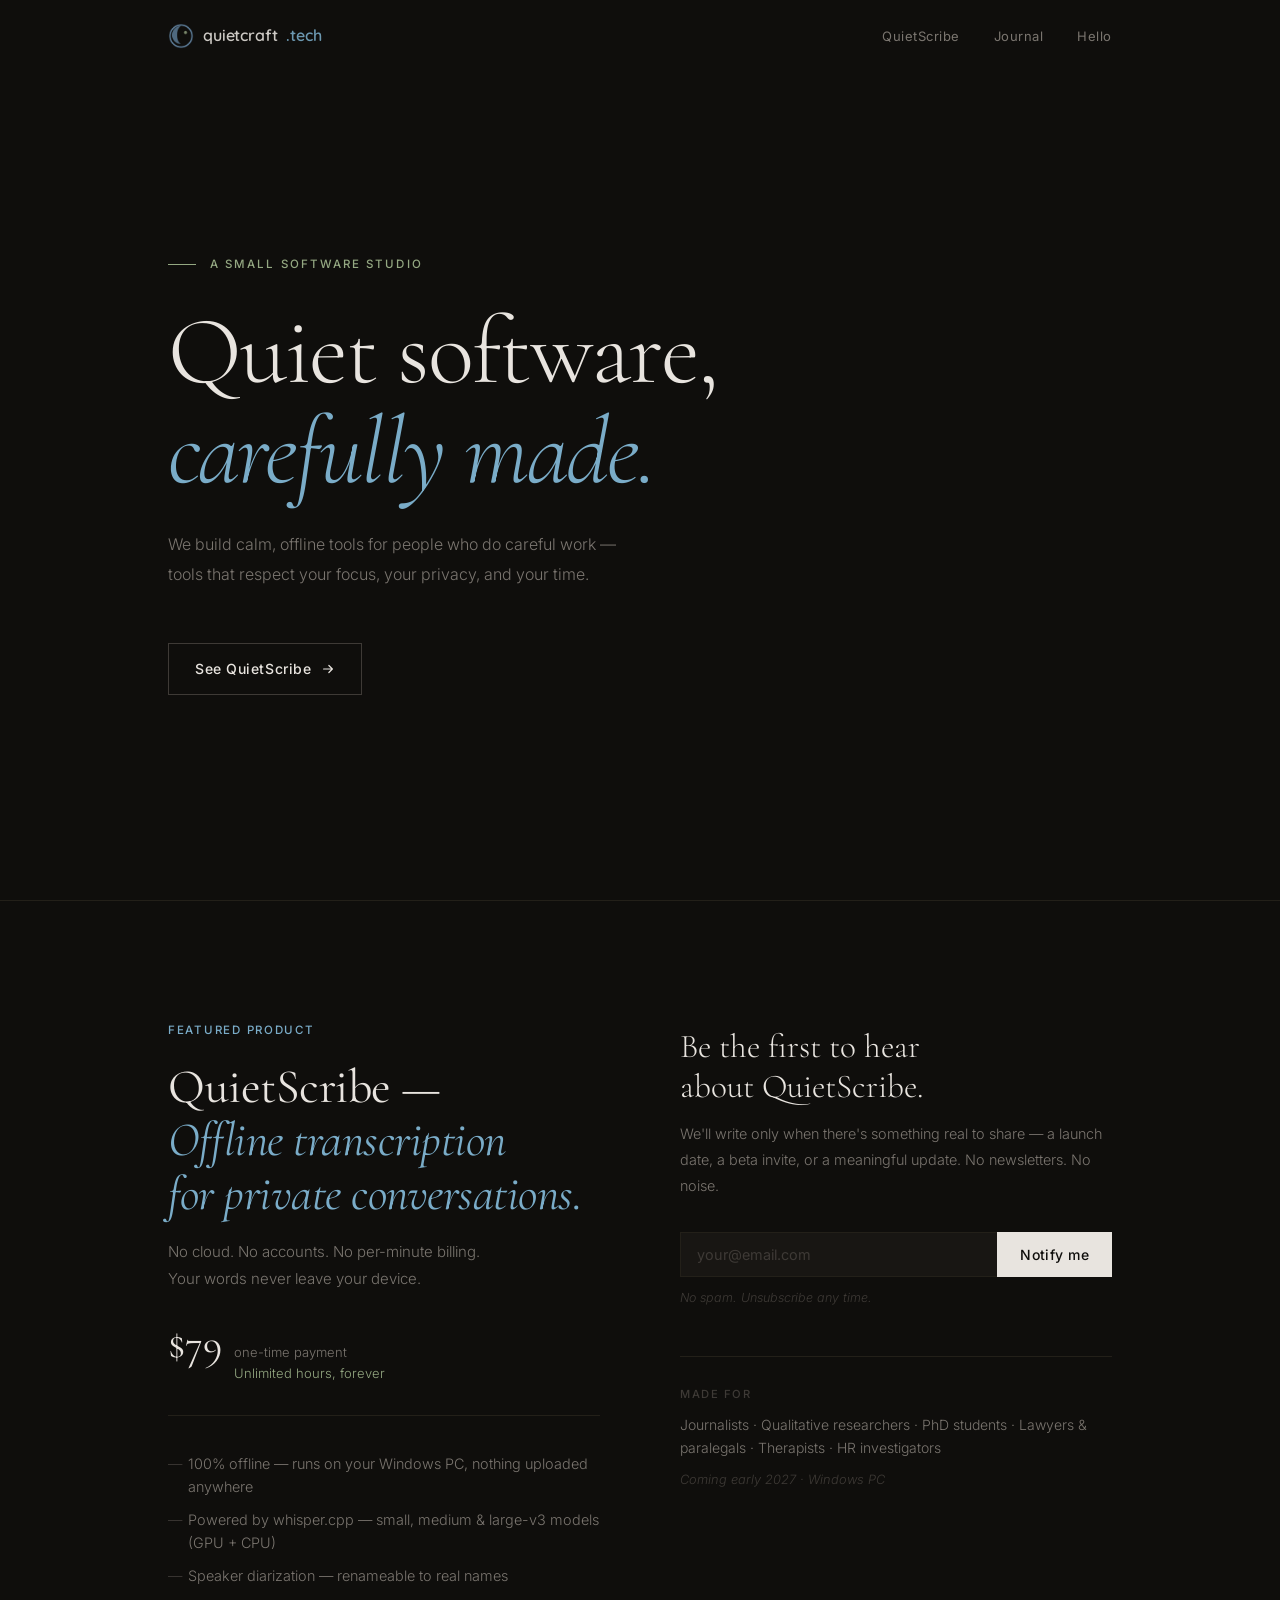
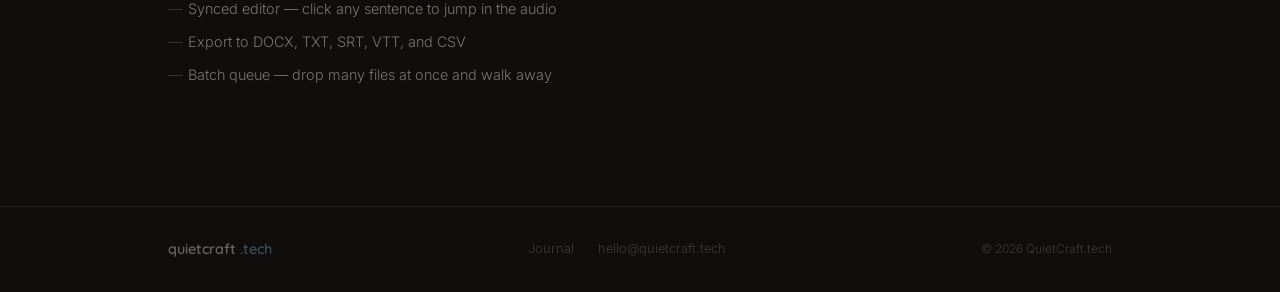
<file: index.html>
<!DOCTYPE html>
<html lang="en">
<head>
  <meta charset="UTF-8">
  <meta name="viewport" content="width=device-width, initial-scale=1.0">
  <title>QuietCraft.tech — Quiet software, carefully made.</title>
  <meta name="description" content="QuietCraft builds calm, offline software for people who do careful work. QuietScribe: private transcription with no cloud, no accounts.">
  <meta name="theme-color" content="#0F0E0C">
  <link rel="preconnect" href="https://fonts.googleapis.com">
  <link rel="preconnect" href="https://fonts.gstatic.com" crossorigin>
  <link href="https://fonts.googleapis.com/css2?family=Cormorant+Garamond:ital,wght@0,300;0,400;1,300;1,400&family=Quicksand:wght@500;600&family=Inter:wght@300;400;500&display=swap" rel="stylesheet">
  <style>
    *, *::before, *::after { box-sizing: border-box; margin: 0; padding: 0; }
    html { scroll-behavior: smooth; font-size: 16px; }

    :root {
      --bg:      #0F0E0C;
      --surface: #181613;
      --text:    #E8E4DF;
      --muted:   #7A756F;
      --dim:     #3E3A36;
      --border:  #232019;
      --green:   #94A882;
      --blue:    #7AACC8;
      --pad:     clamp(22px, 5.5vw, 68px);
      --max:     1080px;
    }

    body {
      background: var(--bg);
      color: var(--text);
      font-family: 'Inter', -apple-system, BlinkMacSystemFont, sans-serif;
      font-weight: 300;
      line-height: 1.7;
      -webkit-font-smoothing: antialiased;
      -moz-osx-font-smoothing: grayscale;
      overflow-x: hidden;
    }
    a { color: inherit; text-decoration: none; }
    ul { list-style: none; }
    img { display: block; max-width: 100%; }

    .container {
      max-width: var(--max);
      margin: 0 auto;
      padding: 0 var(--pad);
    }

    /* Skip link */
    .skip-link {
      position: absolute; top: -100%; left: 20px;
      background: var(--text); color: var(--bg);
      padding: 8px 16px; font-size: 0.875rem;
      z-index: 10000; transition: top 0.2s;
    }
    .skip-link:focus { top: 0; }
    .sr-only {
      position: absolute; width: 1px; height: 1px;
      padding: 0; margin: -1px; overflow: hidden;
      clip: rect(0,0,0,0); white-space: nowrap; border: 0;
    }
    :focus-visible { outline: 2px solid var(--blue); outline-offset: 3px; }

    /* ── Nav ─────────────────────────────────────── */
    .nav {
      position: fixed; top: 0; left: 0; right: 0;
      z-index: 100; padding: 22px 0;
      border-bottom: 1px solid transparent;
      transition: background 0.4s, padding 0.4s, border-color 0.4s;
    }
    .nav.scrolled {
      background: rgba(15, 14, 12, 0.92);
      backdrop-filter: blur(18px);
      -webkit-backdrop-filter: blur(18px);
      padding: 14px 0;
      border-color: var(--border);
    }
    .nav-inner {
      display: flex; align-items: center; justify-content: space-between;
    }
    .nav-logo {
      display: flex; align-items: center; gap: 9px;
      font-family: 'Quicksand', sans-serif;
      font-weight: 600; font-size: 1rem; letter-spacing: -0.01em;
      color: var(--text); opacity: 0.88;
    }
    .nav-logo img { width: 26px; height: 26px; object-fit: contain; }
    .nav-logo .dot { color: var(--blue); opacity: 1; }
    .nav-links { display: flex; gap: 34px; align-items: center; }
    .nav-links a {
      font-size: 0.8125rem; font-weight: 400; letter-spacing: 0.04em;
      color: var(--muted); transition: color 0.2s;
    }
    .nav-links a:hover { color: var(--text); }

    .hamburger {
      display: none; flex-direction: column; gap: 5px;
      background: none; border: none; cursor: pointer; padding: 4px;
    }
    .hamburger span {
      display: block; width: 22px; height: 1.5px;
      background: var(--text); transform-origin: center;
      transition: transform 0.3s, opacity 0.3s;
    }
    .hamburger.open span:nth-child(1) { transform: translateY(6.5px) rotate(45deg); }
    .hamburger.open span:nth-child(2) { opacity: 0; }
    .hamburger.open span:nth-child(3) { transform: translateY(-6.5px) rotate(-45deg); }

    .mobile-menu {
      display: none; position: fixed; inset: 0;
      background: var(--bg); z-index: 99;
      flex-direction: column; align-items: center; justify-content: center;
      gap: 40px; opacity: 0; pointer-events: none; transition: opacity 0.3s;
    }
    .mobile-menu.open { opacity: 1; pointer-events: all; }
    .mobile-menu a {
      font-family: 'Cormorant Garamond', serif;
      font-size: 2.5rem; font-weight: 300;
      color: var(--text); opacity: 0.7; transition: opacity 0.2s, color 0.2s;
    }
    .mobile-menu a:hover { opacity: 1; color: var(--blue); }

    @media (max-width: 680px) {
      .nav-links { display: none; }
      .hamburger { display: flex; }
      .mobile-menu { display: flex; }
    }

    /* ── Hero ────────────────────────────────────── */
    .hero {
      min-height: 100svh;
      display: flex; flex-direction: column; justify-content: center;
      padding: 130px var(--pad) 80px;
      max-width: var(--max); margin: 0 auto;
    }
    .hero-label {
      font-size: 0.72rem; font-weight: 500;
      letter-spacing: 0.18em; text-transform: uppercase;
      color: var(--green); margin-bottom: 28px;
      display: flex; align-items: center; gap: 14px;
    }
    .hero-label::before {
      content: ''; display: block;
      width: 28px; height: 1px; background: var(--green);
    }
    .hero-headline {
      font-family: 'Cormorant Garamond', serif;
      font-size: clamp(3.4rem, 7.5vw, 6.2rem);
      font-weight: 300; line-height: 1.04;
      letter-spacing: -0.02em;
      margin-bottom: 28px; max-width: 820px;
    }
    .hero-headline em { font-style: italic; color: var(--blue); }
    .hero-sub {
      font-size: 1rem; font-weight: 300; line-height: 1.85;
      color: var(--muted); margin-bottom: 54px; max-width: 460px;
    }
    .hero-cta {
      display: inline-flex; align-items: center; gap: 10px;
      font-family: 'Inter', sans-serif;
      font-size: 0.875rem; font-weight: 500; letter-spacing: 0.04em;
      color: var(--text); border: 1px solid var(--dim);
      padding: 13px 26px; align-self: flex-start;
      transition: border-color 0.3s, background 0.3s;
    }
    .hero-cta:hover {
      border-color: var(--blue);
      background: rgba(122, 172, 200, 0.07);
    }
    .hero-cta svg { flex-shrink: 0; transition: transform 0.3s; }
    .hero-cta:hover svg { transform: translateX(4px); }

    /* ── Divider ─────────────────────────────────── */
    .divider {
      border: none; border-top: 1px solid var(--border); margin: 0;
    }

    /* ── Product ─────────────────────────────────── */
    .product {
      padding: clamp(72px, 10vw, 120px) var(--pad);
      max-width: var(--max); margin: 0 auto;
    }
    .product-inner {
      display: grid; grid-template-columns: 1fr 1fr;
      gap: 80px; align-items: start;
    }

    .product-tag {
      display: flex; align-items: center; gap: 9px;
      font-size: 0.72rem; font-weight: 500;
      letter-spacing: 0.15em; text-transform: uppercase;
      color: var(--blue); margin-bottom: 20px;
    }
    .pulse {
      width: 6px; height: 6px; border-radius: 50%;
      background: var(--blue);
      animation: pulse 2.5s ease-in-out infinite;
    }
    @keyframes pulse {
      0%,100% { opacity: 1; transform: scale(1); }
      50%      { opacity: 0.3; transform: scale(0.6); }
    }

    .product-name {
      font-family: 'Cormorant Garamond', serif;
      font-size: clamp(2rem, 3.8vw, 3rem);
      font-weight: 400; line-height: 1.12;
      letter-spacing: -0.01em; margin-bottom: 16px;
    }
    .product-name em { font-style: italic; color: var(--blue); }
    .product-desc {
      font-size: 0.9375rem; line-height: 1.82;
      color: var(--muted); margin-bottom: 32px;
    }

    .price {
      display: flex; align-items: baseline; gap: 12px;
      margin-bottom: 36px; padding-bottom: 32px;
      border-bottom: 1px solid var(--border);
    }
    .price-num {
      font-family: 'Cormorant Garamond', serif;
      font-size: 2.6rem; font-weight: 400; line-height: 1;
    }
    .price-info { font-size: 0.8125rem; color: var(--muted); line-height: 1.55; }
    .price-info span { display: block; color: var(--green); }

    .features {
      display: flex; flex-direction: column; gap: 10px;
      margin-bottom: 0;
    }
    .features li {
      font-size: 0.9rem; line-height: 1.6;
      color: var(--muted); padding-left: 20px; position: relative;
    }
    .features li::before {
      content: '—'; position: absolute; left: 0; color: var(--dim);
    }

    /* ── Waitlist col ────────────────────────────── */
    .waitlist-col { padding-top: 6px; }
    .waitlist-head {
      font-family: 'Cormorant Garamond', serif;
      font-size: clamp(1.65rem, 2.6vw, 2.25rem);
      font-weight: 300; line-height: 1.2; margin-bottom: 14px;
    }
    .waitlist-sub {
      font-size: 0.9rem; line-height: 1.82;
      color: var(--muted); margin-bottom: 32px;
    }

    .form-row { display: flex; margin-bottom: 10px; }
    .wl-input {
      flex: 1; font-family: 'Inter', sans-serif;
      font-size: 0.9rem; padding: 13px 16px;
      background: var(--surface); border: 1px solid var(--border);
      border-right: none; color: var(--text);
      outline: none; transition: border-color 0.3s;
      -webkit-appearance: none;
    }
    .wl-input::placeholder { color: var(--dim); }
    .wl-input:focus { border-color: var(--blue); }
    .wl-btn {
      font-family: 'Inter', sans-serif;
      font-size: 0.875rem; font-weight: 500; letter-spacing: 0.03em;
      padding: 13px 22px; background: var(--text); color: var(--bg);
      border: 1px solid var(--text); cursor: pointer; white-space: nowrap;
      transition: background 0.3s, border-color 0.3s, color 0.3s;
    }
    .wl-btn:hover { background: var(--blue); border-color: var(--blue); color: white; }
    .form-note { font-size: 0.78rem; color: var(--dim); font-style: italic; }

    .platform-note {
      margin-top: 48px; padding-top: 28px; border-top: 1px solid var(--border);
    }
    .platform-label {
      font-size: 0.7rem; font-weight: 500;
      letter-spacing: 0.14em; text-transform: uppercase;
      color: var(--dim); margin-bottom: 9px;
    }
    .platform-text { font-size: 0.875rem; color: var(--muted); line-height: 1.65; }
    .platform-status {
      margin-top: 10px; font-size: 0.8rem;
      color: var(--dim); font-style: italic;
    }

    @media (max-width: 800px) {
      .product-inner { grid-template-columns: 1fr; gap: 52px; }
      .waitlist-col { padding-top: 0; }
      .form-row { flex-direction: column; }
      .wl-input {
        border-right: 1px solid var(--border);
        border-bottom: none;
      }
    }

    /* ── Footer ──────────────────────────────────── */
    footer {
      border-top: 1px solid var(--border);
    }
    .footer-inner {
      max-width: var(--max); margin: 0 auto; padding: 30px var(--pad);
      display: flex; align-items: center;
      justify-content: space-between; gap: 20px; flex-wrap: wrap;
    }
    .footer-logo {
      font-family: 'Quicksand', sans-serif; font-weight: 600;
      font-size: 0.9rem; color: var(--text); opacity: 0.4;
    }
    .footer-logo .dot { color: var(--blue); opacity: 1; }
    .footer-links { display: flex; gap: 24px; }
    .footer-links a {
      font-size: 0.8rem; color: var(--dim);
      transition: color 0.2s;
    }
    .footer-links a:hover { color: var(--muted); }
    .footer-copy { font-size: 0.75rem; color: var(--dim); }

    @media (max-width: 560px) {
      .footer-inner { flex-direction: column; align-items: flex-start; gap: 14px; }
    }

    /* ── Reveal ──────────────────────────────────── */
    .reveal {
      opacity: 0; transform: translateY(20px);
      transition: opacity 0.7s cubic-bezier(0.16, 1, 0.3, 1),
                  transform 0.7s cubic-bezier(0.16, 1, 0.3, 1);
    }
    .reveal.visible { opacity: 1; transform: translateY(0); }
    .d1 { transition-delay: 0.10s; }
    .d2 { transition-delay: 0.20s; }
    .d3 { transition-delay: 0.32s; }
    .d4 { transition-delay: 0.44s; }

    @media (prefers-reduced-motion: reduce) {
      *, *::before, *::after {
        animation-duration: 0.01ms !important;
        transition-duration: 0.01ms !important;
      }
    }
    @media (scripting: none) {
      .reveal { opacity: 1; transform: translateY(0); }
    }
  </style>
</head>
<body>

<a href="#main" class="skip-link">Skip to main content</a>

<!-- NAV -->
<nav class="nav" id="nav" role="navigation" aria-label="Main navigation">
  <div class="container">
    <div class="nav-inner">
      <a href="index.html" class="nav-logo" aria-label="QuietCraft.tech — home">
        <img src="assets/logo/logo-icon.png" alt="" width="26" height="26">
        quietcraft<span class="dot"> .tech</span>
      </a>
      <ul class="nav-links" role="list">
        <li><a href="#quietscribe">QuietScribe</a></li>
        <li><a href="blog/">Journal</a></li>
        <li><a href="mailto:hello@quietcraft.tech">Hello</a></li>
      </ul>
      <button class="hamburger" id="hamburger"
              aria-label="Open navigation" aria-expanded="false">
        <span></span><span></span><span></span>
      </button>
    </div>
  </div>
</nav>

<div class="mobile-menu" id="mobile-menu"
     role="dialog" aria-label="Navigation menu" aria-modal="true">
  <a href="#quietscribe">QuietScribe</a>
  <a href="blog/">Journal</a>
  <a href="mailto:hello@quietcraft.tech">Hello</a>
</div>

<main id="main">

  <!-- HERO -->
  <section aria-labelledby="hero-headline">
    <div class="hero">
      <p class="hero-label reveal">A small software studio</p>
      <h1 class="hero-headline reveal d1" id="hero-headline">
        Quiet software,<br><em>carefully made.</em>
      </h1>
      <p class="hero-sub reveal d2">
        We build calm, offline tools for people who do careful work —
        tools that respect your focus, your privacy, and your time.
      </p>
      <a href="#quietscribe" class="hero-cta reveal d3"
         aria-label="See QuietScribe, our offline transcription tool">
        See QuietScribe
        <svg width="14" height="14" viewBox="0 0 16 16" fill="none" aria-hidden="true">
          <path d="M3 8H13M9 4L13 8L9 12"
                stroke="currentColor" stroke-width="1.4"
                stroke-linecap="round" stroke-linejoin="round"/>
        </svg>
      </a>
    </div>
  </section>

  <hr class="divider">

  <!-- PRODUCT + WAITLIST -->
  <section id="quietscribe" aria-labelledby="product-name">
    <div class="product">
      <div class="product-inner">

        <div>
          <p class="product-tag reveal">Featured product</p>
          <h2 class="product-name reveal d1" id="product-name">
            QuietScribe —<br>
            <em>Offline transcription<br>for private conversations.</em>
          </h2>
          <p class="product-desc reveal d2">
            No cloud. No accounts. No per-minute billing.<br>
            Your words never leave your device.
          </p>
          <div class="price reveal d2"
               aria-label="$79 one-time payment, unlimited hours forever">
            <span class="price-num">$79</span>
            <span class="price-info">
              one-time payment
              <span>Unlimited hours, forever</span>
            </span>
          </div>
          <ul class="features reveal d3" aria-label="QuietScribe features">
            <li>100% offline — runs on your Windows PC, nothing uploaded anywhere</li>
            <li>Powered by whisper.cpp — small, medium &amp; large-v3 models (GPU + CPU)</li>
            <li>Speaker diarization — renameable to real names</li>
            <li>Synced editor — click any sentence to jump in the audio</li>
            <li>Export to DOCX, TXT, SRT, VTT, and CSV</li>
            <li>Batch queue — drop many files at once and walk away</li>
          </ul>
        </div>

        <div class="waitlist-col reveal d2" id="waitlist">
          <h2 class="waitlist-head">
            Be the first to hear<br>about QuietScribe.
          </h2>
          <p class="waitlist-sub">
            We'll write only when there's something real to share — a launch date,
            a beta invite, or a meaningful update. No newsletters. No noise.
          </p>
          <form id="waitlist-form" data-netlify="true" name="waitlist">
            <input type="hidden" name="form-name" value="waitlist">
            <div class="form-row">
              <label for="wl-email" class="sr-only">Email address</label>
              <input class="wl-input" type="email" id="wl-email" name="email"
                     placeholder="your@email.com"
                     required autocomplete="email" aria-required="true">
              <button class="wl-btn" type="submit">Notify me</button>
            </div>
            <p class="form-note">No spam. Unsubscribe any time.</p>
          </form>
          <div class="platform-note">
            <p class="platform-label">Made for</p>
            <p class="platform-text">
              Journalists · Qualitative researchers · PhD students ·
              Lawyers &amp; paralegals · Therapists · HR investigators
            </p>
            <p class="platform-status">Coming early 2027 · Windows PC</p>
          </div>
        </div>

      </div>
    </div>
  </section>

</main>

<footer role="contentinfo">
  <div class="footer-inner">
    <span class="footer-logo">quietcraft<span class="dot"> .tech</span></span>
    <nav class="footer-links" aria-label="Footer navigation">
      <a href="blog/">Journal</a>
      <a href="mailto:hello@quietcraft.tech">hello@quietcraft.tech</a>
    </nav>
    <p class="footer-copy">© 2026 QuietCraft.tech</p>
  </div>
</footer>

<script>
  const nav = document.getElementById('nav');
  window.addEventListener('scroll', () => {
    nav.classList.toggle('scrolled', window.scrollY > 40);
  }, { passive: true });

  const hamburger = document.getElementById('hamburger');
  const mobileMenu = document.getElementById('mobile-menu');
  hamburger.addEventListener('click', () => {
    const open = mobileMenu.classList.toggle('open');
    hamburger.classList.toggle('open', open);
    hamburger.setAttribute('aria-expanded', open);
    document.body.style.overflow = open ? 'hidden' : '';
  });
  mobileMenu.querySelectorAll('a').forEach(link => {
    link.addEventListener('click', () => {
      mobileMenu.classList.remove('open');
      hamburger.classList.remove('open');
      hamburger.setAttribute('aria-expanded', 'false');
      document.body.style.overflow = '';
    });
  });

  const revealObs = new IntersectionObserver(entries => {
    entries.forEach(e => {
      if (e.isIntersecting) {
        e.target.classList.add('visible');
        revealObs.unobserve(e.target);
      }
    });
  }, { threshold: 0.1, rootMargin: '0px 0px -30px 0px' });
  document.querySelectorAll('.reveal').forEach(el => revealObs.observe(el));

  document.querySelectorAll('.hero .reveal').forEach((el, i) => {
    setTimeout(() => el.classList.add('visible'), 80 + i * 100);
  });

  const form = document.getElementById('waitlist-form');
  if (form) {
    const btn = form.querySelector('button[type="submit"]');
    form.addEventListener('submit', async e => {
      e.preventDefault();
      btn.textContent = 'Sending…';
      btn.disabled = true;
      try {
        const res = await fetch('/', {
          method: 'POST',
          headers: { 'Content-Type': 'application/x-www-form-urlencoded' },
          body: new URLSearchParams(new FormData(form)).toString()
        });
        if (res.ok) {
          btn.textContent = 'You\'re on the list ✓';
          form.reset();
        } else {
          btn.textContent = 'Something went wrong — try again';
          btn.disabled = false;
        }
      } catch {
        btn.textContent = 'Notify me';
        btn.disabled = false;
      }
    });
  }
</script>

</body>
</html>
</file>
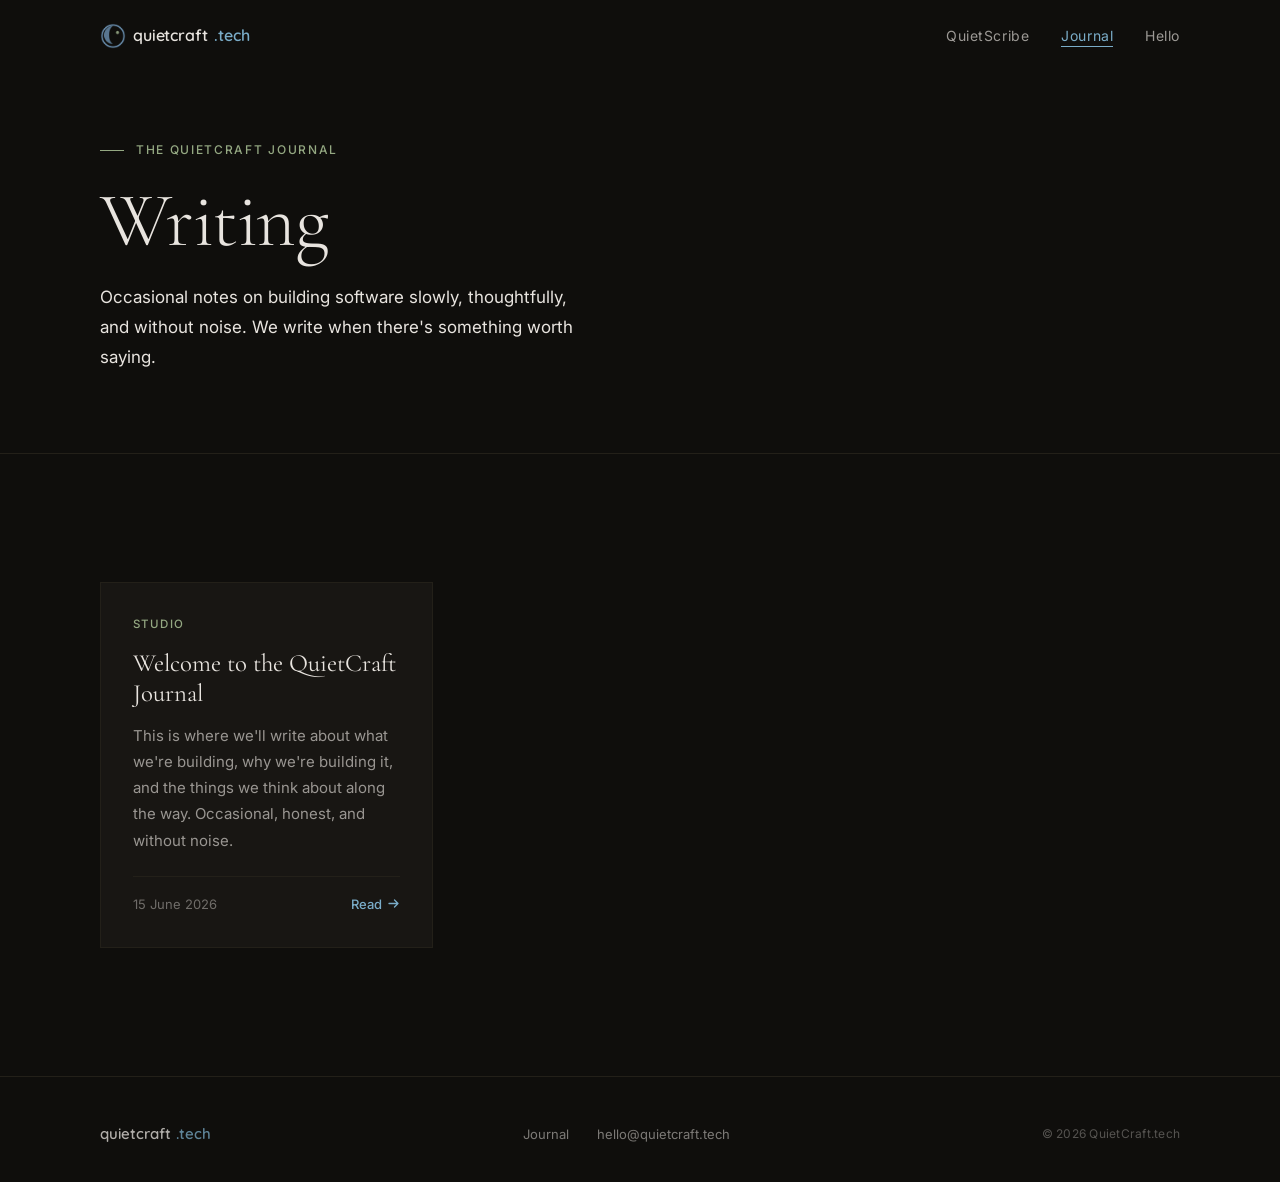
<file: blog/index.html>
<!DOCTYPE html>
<html lang="en">
<head>
  <meta charset="UTF-8">
  <meta name="viewport" content="width=device-width, initial-scale=1.0">
  <title>Journal — QuietCraft.tech</title>
  <meta name="description" content="Occasional writing from QuietCraft — on software, craft, and building things quietly.">
  <meta name="theme-color" content="#0F0E0C">
  <meta name="color-scheme" content="dark">

  <!--
    ADDING A NEW POST — 3 steps:
    1. Copy blog/template.html  →  blog/posts/your-post-slug.html
    2. Fill in all the EDIT: markers inside that file
    3. Duplicate one of the .post-card <a> blocks below, update the
       href, title, date, tag, excerpt, and reading time
    Then commit + push — the GitHub Action deploys automatically.
  -->

  <link rel="stylesheet" href="../css/main.css">
  <link rel="stylesheet" href="../css/blog.css">
</head>
<body>

<a href="#main" class="skip-link">Skip to main content</a>

<!-- ══ NAV ═══════════════════════════════════════════ -->
<nav class="nav" id="nav" role="navigation" aria-label="Main navigation">
  <div class="container">
    <div class="nav-inner">
      <a href="../index.html" class="nav-logo" aria-label="QuietCraft.tech — home">
        <img src="../assets/logo/logo-icon.png" alt="" width="26" height="26">
        quietcraft<span class="logo-dot"> .tech</span>
      </a>
      <ul class="nav-links" role="list">
        <li><a href="../index.html#quietscribe">QuietScribe</a></li>
        <li><a href="index.html" class="active" aria-current="page">Journal</a></li>
        <li><a href="mailto:hello@quietcraft.tech">Hello</a></li>
      </ul>
      <button class="hamburger" id="hamburger"
              aria-label="Open navigation" aria-expanded="false">
        <span></span><span></span><span></span>
      </button>
    </div>
  </div>
</nav>

<div class="mobile-menu" id="mobile-menu"
     role="dialog" aria-label="Navigation menu" aria-modal="true">
  <a href="../index.html#quietscribe">QuietScribe</a>
  <a href="index.html">Journal</a>
  <a href="mailto:hello@quietcraft.tech">Hello</a>
</div>

<!-- ══ MAIN ═══════════════════════════════════════════ -->
<main id="main">

  <header class="blog-header">
    <div class="container">
      <p class="blog-kicker reveal">The QuietCraft Journal</p>
      <h1 class="blog-title reveal reveal-delay-1">Writing</h1>
      <p class="blog-desc reveal reveal-delay-2">
        Occasional notes on building software slowly, thoughtfully, and
        without noise. We write when there's something worth saying.
      </p>
    </div>
  </header>

  <section class="posts-section" aria-label="Journal posts">
    <div class="container">
      <div class="posts-grid">

        <!-- POST CARD — Welcome -->
        <a class="post-card reveal"
           href="posts/welcome-to-the-quietcraft-journal.html"
           aria-label="Read: Welcome to the QuietCraft Journal">
          <span class="post-card-tag">Studio</span>
          <h2 class="post-card-title">
            Welcome to the QuietCraft Journal
          </h2>
          <p class="post-card-excerpt">
            This is where we'll write about what we're building, why we're
            building it, and the things we think about along the way. Occasional,
            honest, and without noise.
          </p>
          <div class="post-card-footer">
            <span class="post-card-date">15 June 2026</span>
            <span class="post-card-read">
              Read
              <svg viewBox="0 0 13 13" fill="none" aria-hidden="true">
                <path d="M2 6.5H11M7.5 3L11 6.5L7.5 10"
                      stroke="currentColor" stroke-width="1.3" stroke-linecap="round" stroke-linejoin="round"/>
              </svg>
            </span>
          </div>
        </a>

        <!-- Add new post cards above this line, newest first -->

        <!-- Empty state — visible only when there are no post cards above -->
        <p class="posts-empty">
          Nothing written yet — check back soon.
        </p>

      </div>
    </div>
  </section>

</main>

<!-- ══ FOOTER ══════════════════════════════════════════ -->
<footer class="footer" role="contentinfo">
  <div class="container">
    <div class="footer-inner">
      <a href="../index.html" class="footer-logo" aria-label="QuietCraft.tech home">
        quietcraft<span class="logo-dot"> .tech</span>
      </a>
      <nav class="footer-links" aria-label="Footer navigation">
        <a href="index.html">Journal</a>
        <a href="mailto:hello@quietcraft.tech">hello@quietcraft.tech</a>
      </nav>
      <p class="footer-copy">© 2026 QuietCraft.tech</p>
    </div>
  </div>
</footer>

<script>
  const nav = document.getElementById('nav');
  window.addEventListener('scroll', () => {
    nav.classList.toggle('scrolled', window.scrollY > 40);
  }, { passive: true });

  const hamburger = document.getElementById('hamburger');
  const mobileMenu = document.getElementById('mobile-menu');
  hamburger.addEventListener('click', () => {
    const open = mobileMenu.classList.toggle('open');
    hamburger.classList.toggle('open', open);
    hamburger.setAttribute('aria-expanded', open);
    document.body.style.overflow = open ? 'hidden' : '';
  });
  mobileMenu.querySelectorAll('a').forEach(link => {
    link.addEventListener('click', () => {
      mobileMenu.classList.remove('open');
      hamburger.classList.remove('open');
      hamburger.setAttribute('aria-expanded', 'false');
      document.body.style.overflow = '';
    });
  });

  const revealObserver = new IntersectionObserver(entries => {
    entries.forEach(e => {
      if (e.isIntersecting) { e.target.classList.add('visible'); revealObserver.unobserve(e.target); }
    });
  }, { threshold: 0.1 });
  document.querySelectorAll('.reveal').forEach(el => revealObserver.observe(el));
  document.querySelectorAll('.blog-header .reveal').forEach((el, i) => {
    setTimeout(() => el.classList.add('visible'), 80 + i * 100);
  });
</script>

</body>
</html>
</file>
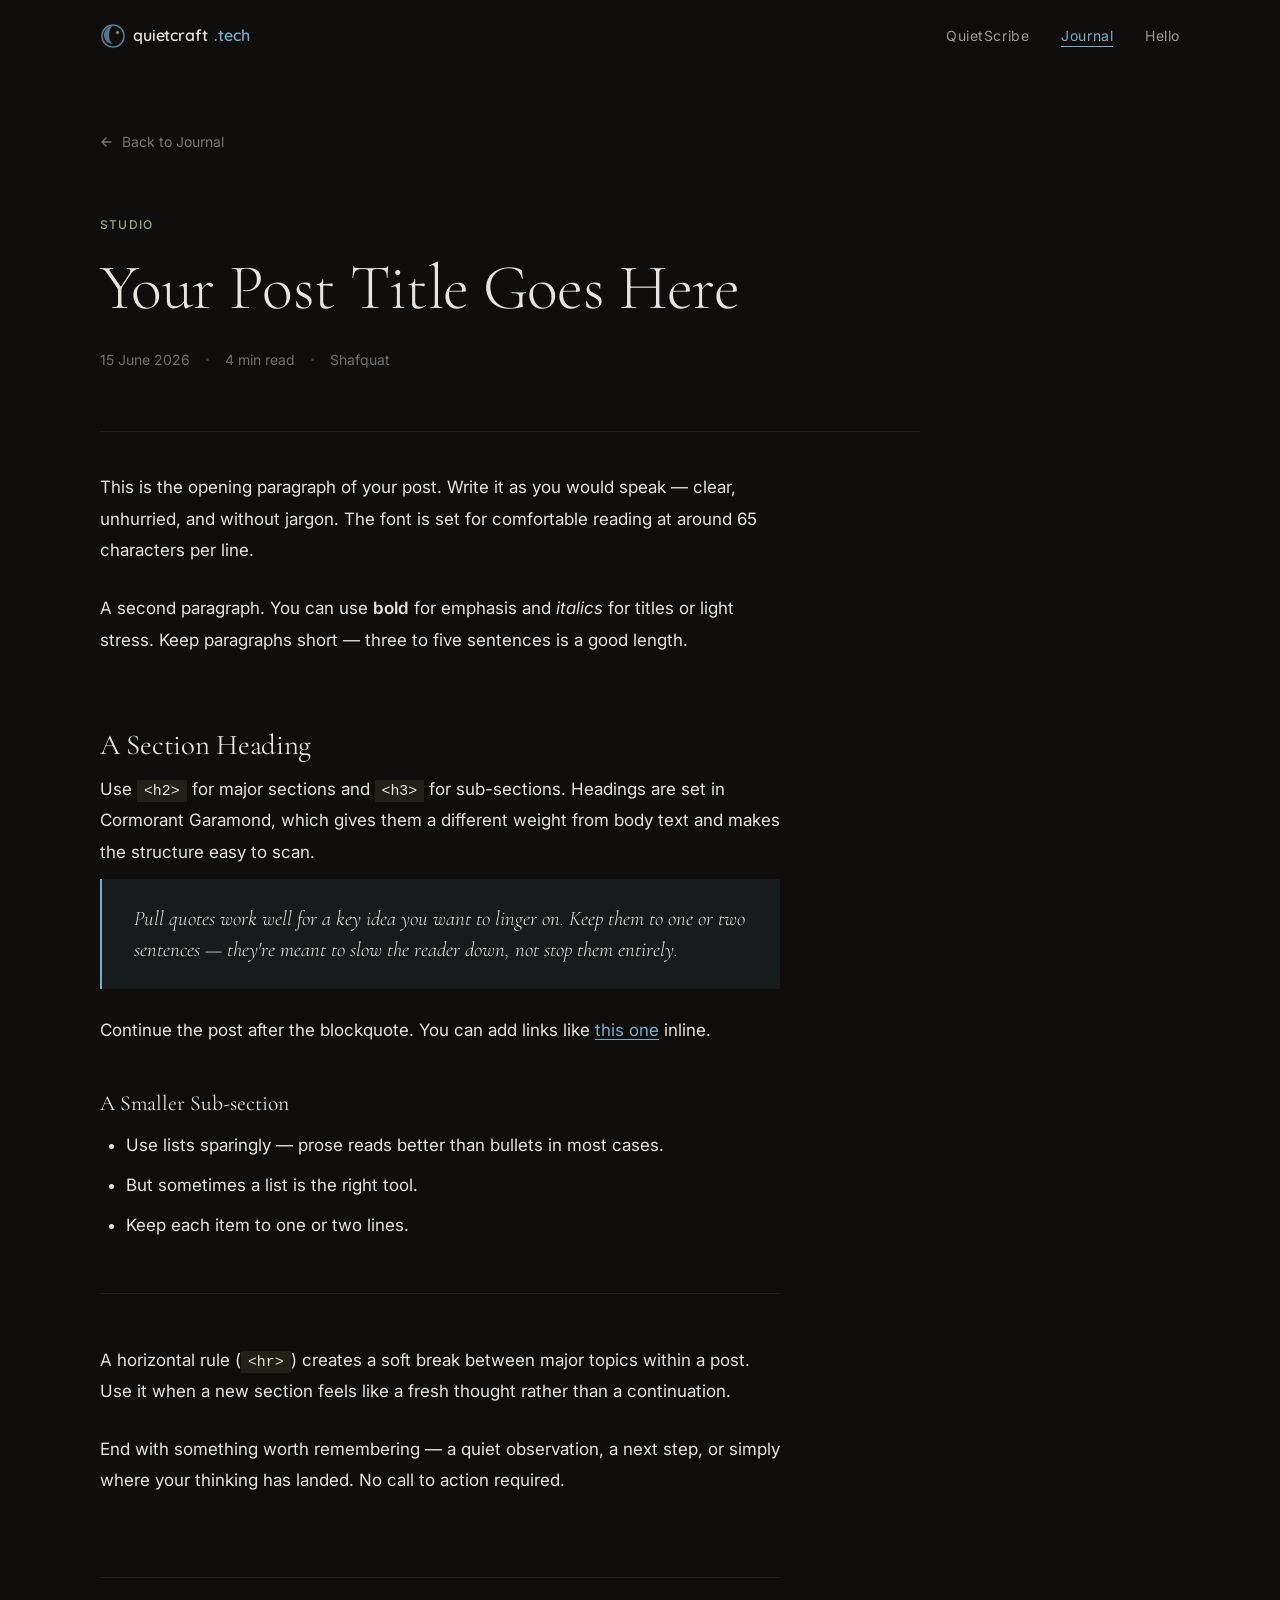
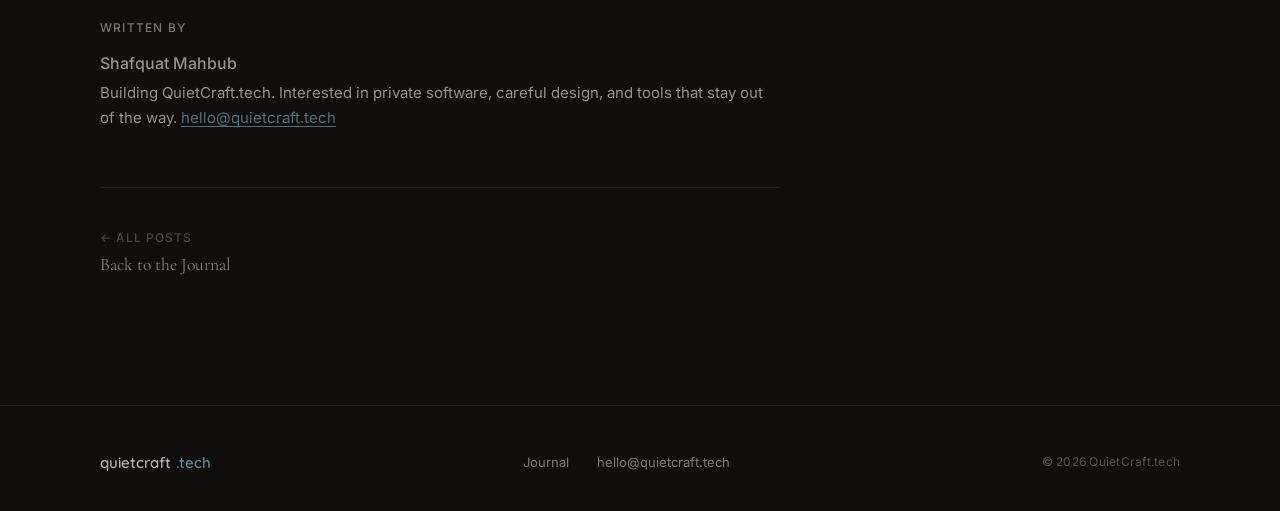
<file: blog/template.html>
<!DOCTYPE html>
<html lang="en">
<head>
  <meta charset="UTF-8">
  <meta name="viewport" content="width=device-width, initial-scale=1.0">
  <!-- EDIT: page title -->
  <title>Post Title — QuietCraft.tech Journal</title>
  <!-- EDIT: meta description (1–2 sentences, used in search results) -->
  <meta name="description" content="A short description of this post for search engines.">
  <meta name="theme-color" content="#0F0E0C">
  <meta name="color-scheme" content="dark">

  <link rel="stylesheet" href="../../css/main.css">
  <link rel="stylesheet" href="../../css/blog.css">
</head>
<body>

<a href="#main" class="skip-link">Skip to main content</a>

<!-- ══ NAV ═══════════════════════════════════════════ -->
<nav class="nav" id="nav" role="navigation" aria-label="Main navigation">
  <div class="container">
    <div class="nav-inner">
      <a href="../../index.html" class="nav-logo" aria-label="QuietCraft.tech — home">
        <img src="../../assets/logo/logo-icon.png" alt="" width="26" height="26">
        quietcraft<span class="logo-dot"> .tech</span>
      </a>
      <ul class="nav-links" role="list">
        <li><a href="../../index.html#quietscribe">QuietScribe</a></li>
        <li><a href="../index.html" class="active">Journal</a></li>
        <li><a href="mailto:hello@quietcraft.tech">Hello</a></li>
      </ul>
      <button class="hamburger" id="hamburger"
              aria-label="Open navigation" aria-expanded="false">
        <span></span><span></span><span></span>
      </button>
    </div>
  </div>
</nav>

<div class="mobile-menu" id="mobile-menu"
     role="dialog" aria-label="Navigation menu" aria-modal="true">
  <a href="../../index.html#quietscribe">QuietScribe</a>
  <a href="../index.html">Journal</a>
  <a href="mailto:hello@quietcraft.tech">Hello</a>
</div>

<!-- ══ MAIN ═══════════════════════════════════════════ -->
<main id="main">
  <div class="article-wrap">
    <div class="container">

      <!-- Back link -->
      <a href="../index.html" class="article-back">
        <svg viewBox="0 0 14 14" fill="none" aria-hidden="true">
          <path d="M11 7H3M6 3L2 7L6 11"
                stroke="currentColor" stroke-width="1.3" stroke-linecap="round" stroke-linejoin="round"/>
        </svg>
        Back to Journal
      </a>

      <!-- Article header -->
      <header class="article-header">
        <!-- EDIT: tag — e.g. Studio, Product, Craft, Process, Research -->
        <span class="article-tag">Studio</span>

        <!-- EDIT: post title -->
        <h1 class="article-title">Your Post Title Goes Here</h1>

        <div class="article-meta">
          <!-- EDIT: date in "D Month YYYY" format -->
          <time datetime="2026-06-15">15 June 2026</time>
          <span class="meta-dot" aria-hidden="true"></span>
          <!-- EDIT: estimated reading time -->
          <span>4 min read</span>
          <span class="meta-dot" aria-hidden="true"></span>
          <!-- EDIT: your name -->
          <span>Shafquat</span>
        </div>
      </header>

      <div class="article-rule" aria-hidden="true"></div>

      <!-- ── ARTICLE BODY ──────────────────────────── -->
      <!-- EDIT: replace everything inside this <article> with your content -->
      <article class="article-body" aria-label="Article body">

        <p>
          This is the opening paragraph of your post. Write it as you would
          speak — clear, unhurried, and without jargon. The font is set for
          comfortable reading at around 65 characters per line.
        </p>

        <p>
          A second paragraph. You can use <strong>bold</strong> for emphasis
          and <em>italics</em> for titles or light stress. Keep paragraphs
          short — three to five sentences is a good length.
        </p>

        <h2>A Section Heading</h2>

        <p>
          Use <code>&lt;h2&gt;</code> for major sections and
          <code>&lt;h3&gt;</code> for sub-sections. Headings are set in
          Cormorant Garamond, which gives them a different weight from body text
          and makes the structure easy to scan.
        </p>

        <blockquote>
          <p>
            Pull quotes work well for a key idea you want to linger on.
            Keep them to one or two sentences — they're meant to slow the
            reader down, not stop them entirely.
          </p>
        </blockquote>

        <p>
          Continue the post after the blockquote. You can add links like
          <a href="https://example.com">this one</a> inline.
        </p>

        <h3>A Smaller Sub-section</h3>

        <ul>
          <li>Use lists sparingly — prose reads better than bullets in most cases.</li>
          <li>But sometimes a list is the right tool.</li>
          <li>Keep each item to one or two lines.</li>
        </ul>

        <hr>

        <p>
          A horizontal rule (<code>&lt;hr&gt;</code>) creates a soft break
          between major topics within a post. Use it when a new section feels
          like a fresh thought rather than a continuation.
        </p>

        <p>
          End with something worth remembering — a quiet observation, a next
          step, or simply where your thinking has landed. No call to action
          required.
        </p>

      </article>
      <!-- ── END ARTICLE BODY ──────────────────────── -->

      <!-- Article footer — author credit -->
      <footer class="article-footer">
        <p class="article-footer-label">Written by</p>
        <div class="article-author">
          <!-- EDIT: author name and bio -->
          <strong>Shafquat Mahbub</strong>
          Building QuietCraft.tech. Interested in private software, careful
          design, and tools that stay out of the way.
          <a href="mailto:hello@quietcraft.tech" style="color:var(--accent-blue);text-decoration:underline;text-underline-offset:3px">
            hello@quietcraft.tech
          </a>
        </div>
      </footer>

      <!-- ── PREV / NEXT NAV ──────────────────────── -->
      <!--
        EDIT: Link to adjacent posts.
        Remove whichever direction doesn't exist yet.
        Use rel="prev" / rel="next" for SEO.
      -->
      <nav class="post-nav" aria-label="Post navigation">
        <!--
        <div class="post-nav-prev">
          <a href="previous-post-slug.html" rel="prev">
            <span class="post-nav-label">← Previous</span>
            <span class="post-nav-title">Title of Previous Post</span>
          </a>
        </div>
        <div class="post-nav-next">
          <a href="next-post-slug.html" rel="next">
            <span class="post-nav-label">Next →</span>
            <span class="post-nav-title">Title of Next Post</span>
          </a>
        </div>
        -->
        <div class="post-nav-prev">
          <a href="../index.html">
            <span class="post-nav-label">← All posts</span>
            <span class="post-nav-title">Back to the Journal</span>
          </a>
        </div>
      </nav>

    </div>
  </div>
</main>

<!-- ══ FOOTER ══════════════════════════════════════════ -->
<footer class="footer" role="contentinfo">
  <div class="container">
    <div class="footer-inner">
      <a href="../../index.html" class="footer-logo" aria-label="QuietCraft.tech home">
        quietcraft<span class="logo-dot"> .tech</span>
      </a>
      <nav class="footer-links" aria-label="Footer navigation">
        <a href="../index.html">Journal</a>
        <a href="mailto:hello@quietcraft.tech">hello@quietcraft.tech</a>
      </nav>
      <p class="footer-copy">© 2026 QuietCraft.tech</p>
    </div>
  </div>
</footer>

<script>
  const nav = document.getElementById('nav');
  window.addEventListener('scroll', () => {
    nav.classList.toggle('scrolled', window.scrollY > 40);
  }, { passive: true });

  const hamburger = document.getElementById('hamburger');
  const mobileMenu = document.getElementById('mobile-menu');
  hamburger.addEventListener('click', () => {
    const open = mobileMenu.classList.toggle('open');
    hamburger.classList.toggle('open', open);
    hamburger.setAttribute('aria-expanded', open);
    document.body.style.overflow = open ? 'hidden' : '';
  });
  mobileMenu.querySelectorAll('a').forEach(link => {
    link.addEventListener('click', () => {
      mobileMenu.classList.remove('open');
      hamburger.classList.remove('open');
      hamburger.setAttribute('aria-expanded', 'false');
      document.body.style.overflow = '';
    });
  });
</script>

</body>
</html>
</file>
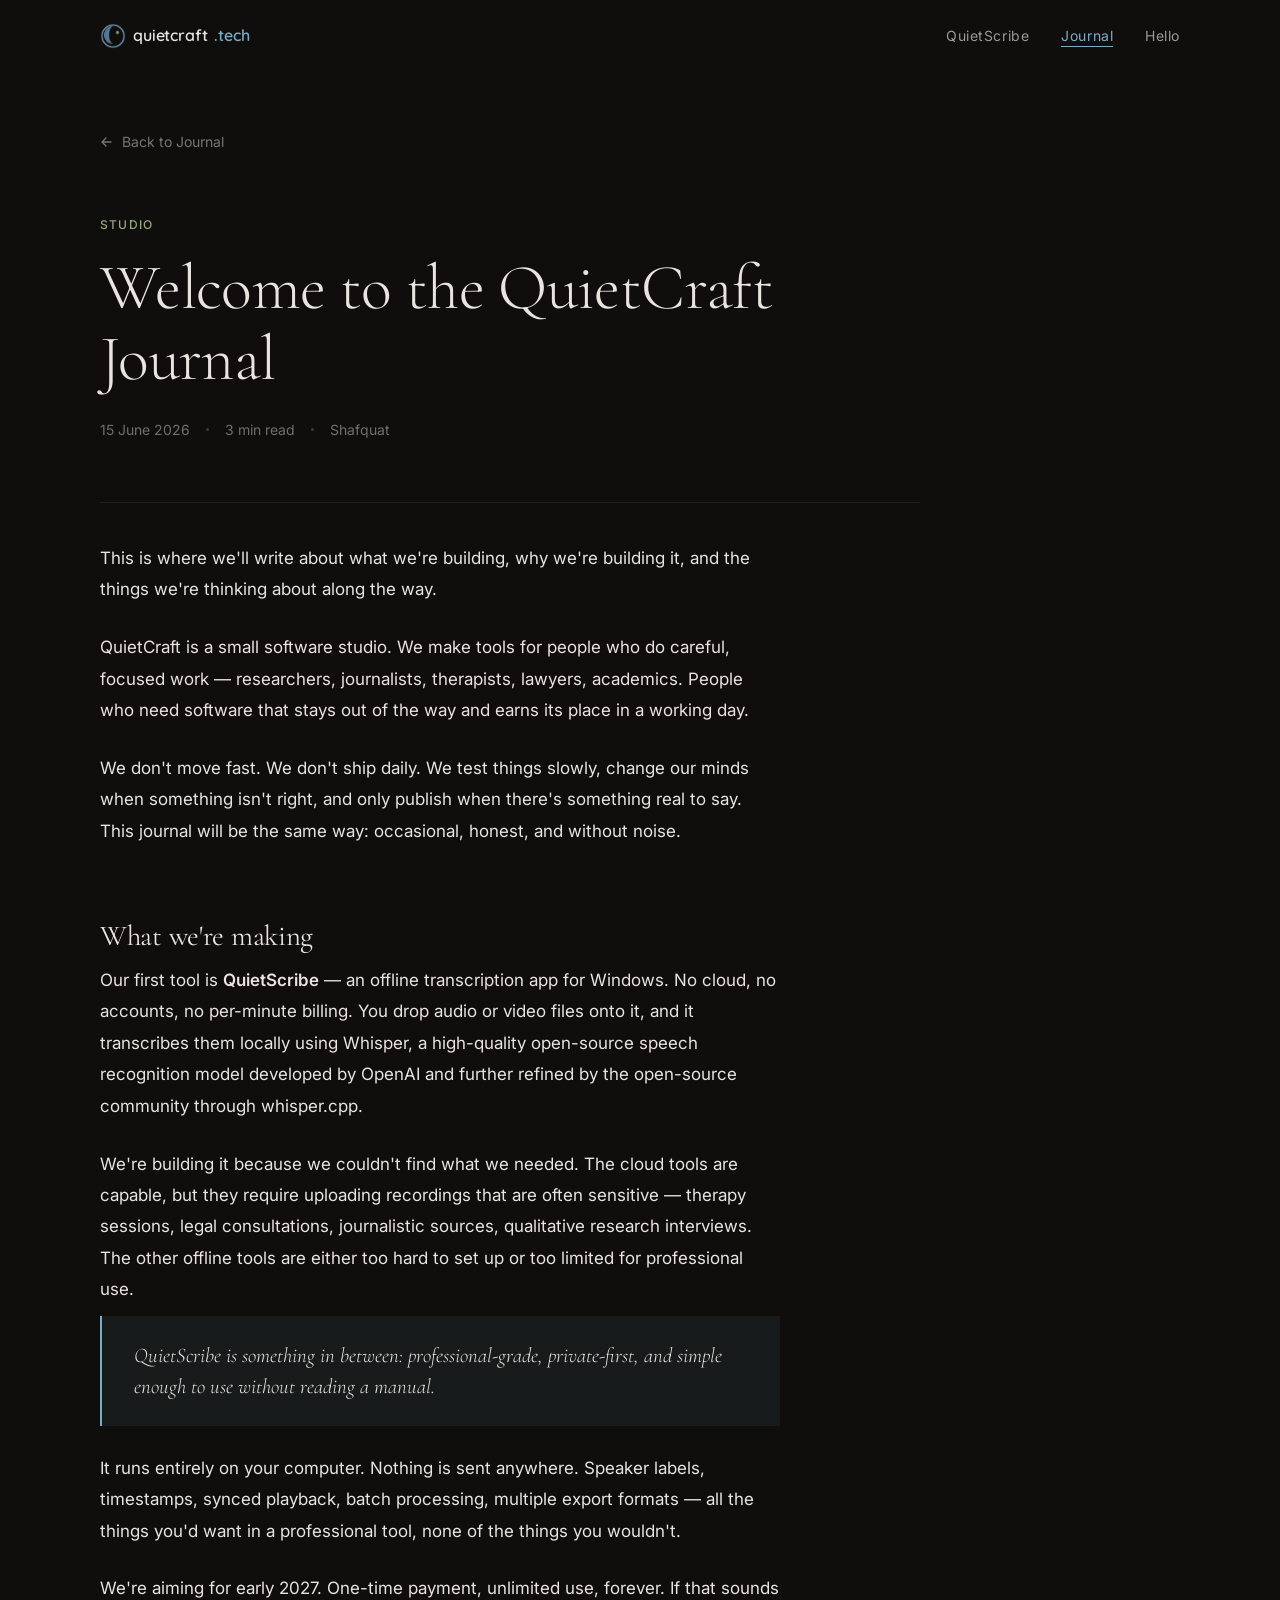
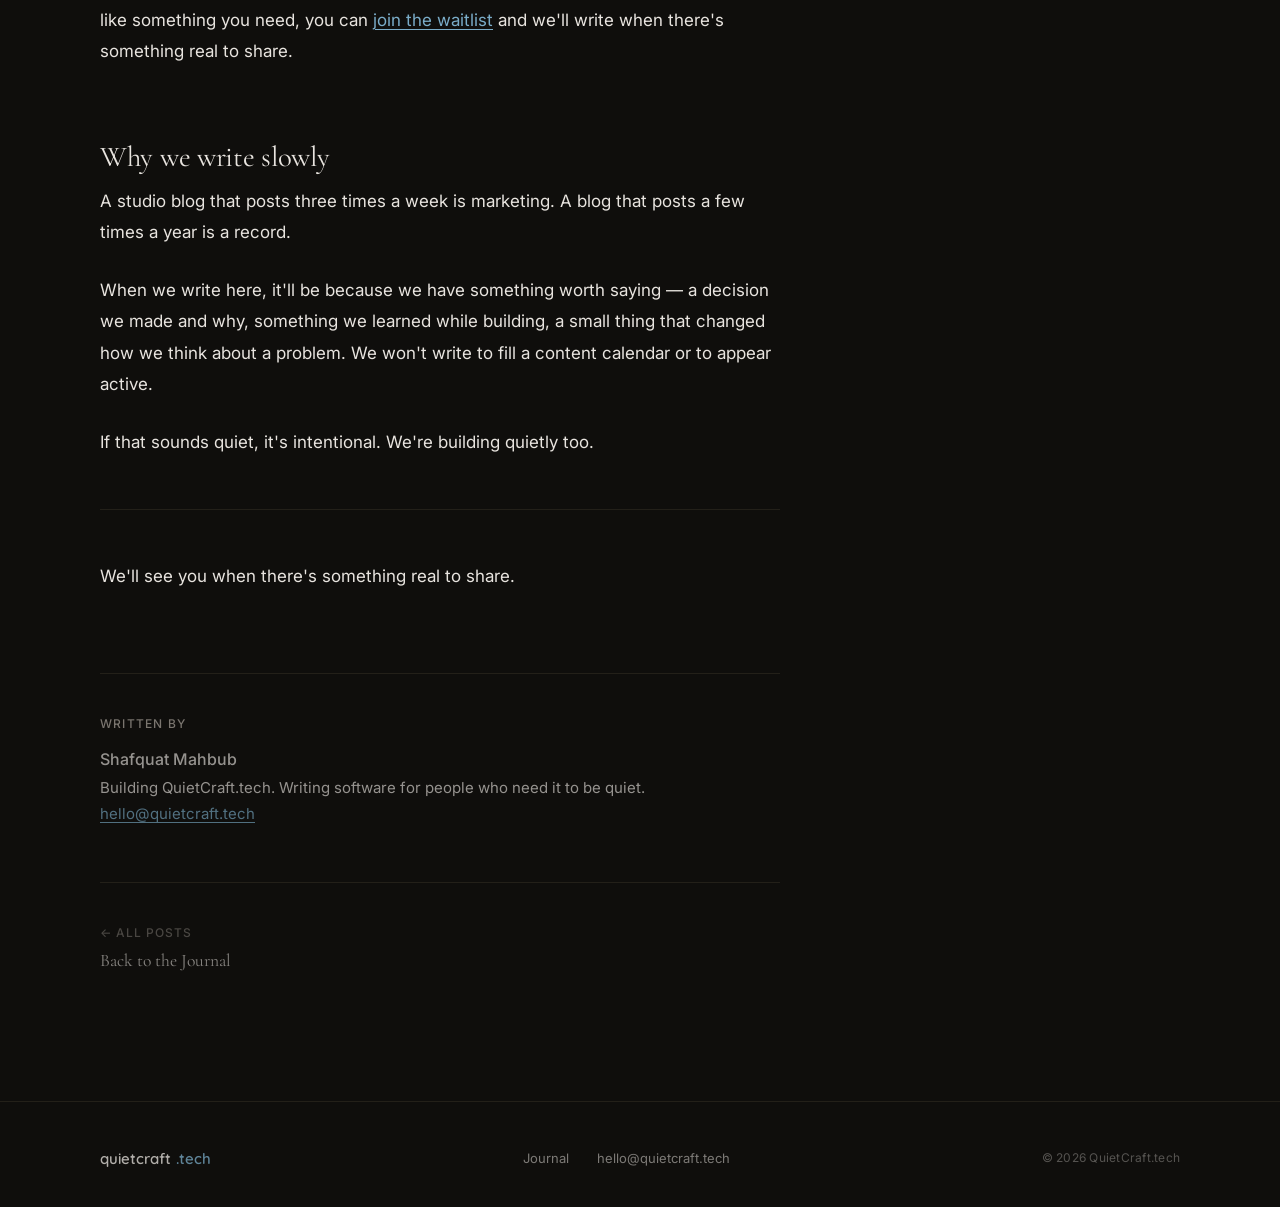
<file: blog/posts/welcome-to-the-quietcraft-journal.html>
<!DOCTYPE html>
<html lang="en">
<head>
  <meta charset="UTF-8">
  <meta name="viewport" content="width=device-width, initial-scale=1.0">
  <title>Welcome to the QuietCraft Journal — QuietCraft.tech</title>
  <meta name="description" content="An introduction to QuietCraft, what we're building, and why we're writing here.">
  <meta name="theme-color" content="#0F0E0C">
  <meta name="color-scheme" content="dark">
  <link rel="stylesheet" href="../../css/main.css">
  <link rel="stylesheet" href="../../css/blog.css">
</head>
<body>

<a href="#main" class="skip-link">Skip to main content</a>

<!-- ══ NAV ═══════════════════════════════════════════ -->
<nav class="nav" id="nav" role="navigation" aria-label="Main navigation">
  <div class="container">
    <div class="nav-inner">
      <a href="../../index.html" class="nav-logo" aria-label="QuietCraft.tech — home">
        <img src="../../assets/logo/logo-icon.png" alt="" width="26" height="26">
        quietcraft<span class="logo-dot"> .tech</span>
      </a>
      <ul class="nav-links" role="list">
        <li><a href="../../index.html#quietscribe">QuietScribe</a></li>
        <li><a href="../index.html" class="active">Journal</a></li>
        <li><a href="mailto:hello@quietcraft.tech">Hello</a></li>
      </ul>
      <button class="hamburger" id="hamburger"
              aria-label="Open navigation" aria-expanded="false">
        <span></span><span></span><span></span>
      </button>
    </div>
  </div>
</nav>

<div class="mobile-menu" id="mobile-menu"
     role="dialog" aria-label="Navigation menu" aria-modal="true">
  <a href="../../index.html#quietscribe">QuietScribe</a>
  <a href="../index.html">Journal</a>
  <a href="mailto:hello@quietcraft.tech">Hello</a>
</div>

<!-- ══ MAIN ═══════════════════════════════════════════ -->
<main id="main">
  <div class="article-wrap">
    <div class="container">

      <a href="../index.html" class="article-back">
        <svg viewBox="0 0 14 14" fill="none" aria-hidden="true">
          <path d="M11 7H3M6 3L2 7L6 11"
                stroke="currentColor" stroke-width="1.3" stroke-linecap="round" stroke-linejoin="round"/>
        </svg>
        Back to Journal
      </a>

      <header class="article-header">
        <span class="article-tag">Studio</span>
        <h1 class="article-title">
          Welcome to the QuietCraft Journal
        </h1>
        <div class="article-meta">
          <time datetime="2026-06-15">15 June 2026</time>
          <span class="meta-dot" aria-hidden="true"></span>
          <span>3 min read</span>
          <span class="meta-dot" aria-hidden="true"></span>
          <span>Shafquat</span>
        </div>
      </header>

      <div class="article-rule" aria-hidden="true"></div>

      <article class="article-body" aria-label="Article body">

        <p>
          This is where we'll write about what we're building, why we're
          building it, and the things we're thinking about along the way.
        </p>

        <p>
          QuietCraft is a small software studio. We make tools for people who do
          careful, focused work — researchers, journalists, therapists, lawyers,
          academics. People who need software that stays out of the way and earns
          its place in a working day.
        </p>

        <p>
          We don't move fast. We don't ship daily. We test things slowly, change
          our minds when something isn't right, and only publish when there's
          something real to say. This journal will be the same way: occasional,
          honest, and without noise.
        </p>

        <h2>What we're making</h2>

        <p>
          Our first tool is <strong>QuietScribe</strong> — an offline
          transcription app for Windows. No cloud, no accounts, no per-minute
          billing. You drop audio or video files onto it, and it transcribes them
          locally using Whisper, a high-quality open-source speech recognition
          model developed by OpenAI and further refined by the open-source
          community through whisper.cpp.
        </p>

        <p>
          We're building it because we couldn't find what we needed. The cloud
          tools are capable, but they require uploading recordings that are often
          sensitive — therapy sessions, legal consultations, journalistic sources,
          qualitative research interviews. The other offline tools are either too
          hard to set up or too limited for professional use.
        </p>

        <blockquote>
          <p>
            QuietScribe is something in between: professional-grade,
            private-first, and simple enough to use without reading a manual.
          </p>
        </blockquote>

        <p>
          It runs entirely on your computer. Nothing is sent anywhere. Speaker
          labels, timestamps, synced playback, batch processing, multiple export
          formats — all the things you'd want in a professional tool, none of
          the things you wouldn't.
        </p>

        <p>
          We're aiming for early 2027. One-time payment, unlimited use, forever.
          If that sounds like something you need, you can
          <a href="../../index.html#waitlist">join the waitlist</a> and we'll
          write when there's something real to share.
        </p>

        <h2>Why we write slowly</h2>

        <p>
          A studio blog that posts three times a week is marketing. A blog that
          posts a few times a year is a record.
        </p>

        <p>
          When we write here, it'll be because we have something worth saying —
          a decision we made and why, something we learned while building,
          a small thing that changed how we think about a problem. We won't write
          to fill a content calendar or to appear active.
        </p>

        <p>
          If that sounds quiet, it's intentional. We're building quietly too.
        </p>

        <hr>

        <p>
          We'll see you when there's something real to share.
        </p>

      </article>

      <footer class="article-footer">
        <p class="article-footer-label">Written by</p>
        <div class="article-author">
          <strong>Shafquat Mahbub</strong>
          Building QuietCraft.tech. Writing software for people who need it to
          be quiet.
          <a href="mailto:hello@quietcraft.tech"
             style="color:var(--accent-blue);text-decoration:underline;text-underline-offset:3px;">
            hello@quietcraft.tech
          </a>
        </div>
      </footer>

      <nav class="post-nav" aria-label="Post navigation">
        <div class="post-nav-prev">
          <a href="../index.html">
            <span class="post-nav-label">← All posts</span>
            <span class="post-nav-title">Back to the Journal</span>
          </a>
        </div>
        <!-- Next post will go here when it exists -->
      </nav>

    </div>
  </div>
</main>

<!-- ══ FOOTER ══════════════════════════════════════════ -->
<footer class="footer" role="contentinfo">
  <div class="container">
    <div class="footer-inner">
      <a href="../../index.html" class="footer-logo" aria-label="QuietCraft.tech home">
        quietcraft<span class="logo-dot"> .tech</span>
      </a>
      <nav class="footer-links" aria-label="Footer navigation">
        <a href="../index.html">Journal</a>
        <a href="mailto:hello@quietcraft.tech">hello@quietcraft.tech</a>
      </nav>
      <p class="footer-copy">© 2026 QuietCraft.tech</p>
    </div>
  </div>
</footer>

<script>
  const nav = document.getElementById('nav');
  window.addEventListener('scroll', () => {
    nav.classList.toggle('scrolled', window.scrollY > 40);
  }, { passive: true });

  const hamburger = document.getElementById('hamburger');
  const mobileMenu = document.getElementById('mobile-menu');
  hamburger.addEventListener('click', () => {
    const open = mobileMenu.classList.toggle('open');
    hamburger.classList.toggle('open', open);
    hamburger.setAttribute('aria-expanded', open);
    document.body.style.overflow = open ? 'hidden' : '';
  });
  mobileMenu.querySelectorAll('a').forEach(link => {
    link.addEventListener('click', () => {
      mobileMenu.classList.remove('open');
      hamburger.classList.remove('open');
      hamburger.setAttribute('aria-expanded', 'false');
      document.body.style.overflow = '';
    });
  });
</script>

</body>
</html>
</file>
<file: css/main.css>
/*
  main.css — QuietCraft.tech shared styles
  Covers: fonts, variables, reset, nav, footer, buttons, utilities, animations.
  Loaded by every page on the site.
*/

@import url('https://fonts.googleapis.com/css2?family=Cormorant+Garamond:ital,wght@0,300;0,400;0,500;0,600;1,300;1,400;1,500&family=Quicksand:wght@400;500;600&family=Inter:wght@300;400;500&display=swap');

/* ── Variables ─────────────────────────────────── */
:root {
  color-scheme:   dark;
  --bg:           #0F0E0C;
  --surface:      #181613;
  --text:         #E8E4DF;
  --accent-blue:  #7AACC8;
  --accent-green: #94A882;
  --hover:        #7A756F;
  --border:       #232019;
  --max-width:    1200px;
  --section-pad:  clamp(80px, 10vw, 140px);
  --font-head:    'Cormorant Garamond', 'Palatino Linotype', Georgia, serif;
  --font-body:    'Inter', -apple-system, BlinkMacSystemFont, sans-serif;
  --font-logo:    'Quicksand', 'Gill Sans', sans-serif;
}

/* ── Reset ─────────────────────────────────────── */
*, *::before, *::after { box-sizing: border-box; margin: 0; padding: 0; }

html {
  scroll-behavior: smooth;
  font-size: 16px;
}

@media (prefers-reduced-motion: reduce) {
  html { scroll-behavior: auto; }
  *, *::before, *::after {
    animation-duration: 0.01ms !important;
    animation-iteration-count: 1 !important;
    transition-duration: 0.01ms !important;
  }
}

body {
  background-color: var(--bg);
  color: var(--text);
  font-family: var(--font-body);
  font-weight: 400;
  line-height: 1.7;
  -webkit-font-smoothing: antialiased;
  -moz-osx-font-smoothing: grayscale;
  overflow-x: hidden;
}

a    { color: inherit; text-decoration: none; }
ul   { list-style: none; }
img, svg { display: block; max-width: 100%; }

/* ── Layout ────────────────────────────────────── */
.container {
  max-width: var(--max-width);
  margin: 0 auto;
  padding: 0 clamp(20px, 5vw, 60px);
}

.section-divider {
  width: 100%;
  height: 1px;
  background: var(--border);
}

.section-label {
  font-family: var(--font-body);
  font-size: 0.75rem;
  font-weight: 500;
  letter-spacing: 0.14em;
  text-transform: uppercase;
  color: var(--hover);
  margin-bottom: 56px;
  display: flex;
  align-items: center;
  gap: 16px;
}
.section-label::after {
  content: '';
  flex: 1;
  height: 1px;
  background: var(--border);
  max-width: 120px;
}

/* ── Accessibility ─────────────────────────────── */
.skip-link {
  position: absolute;
  top: -100%;
  left: 20px;
  background: var(--text);
  color: var(--bg);
  padding: 8px 16px;
  font-size: 0.875rem;
  z-index: 10000;
  transition: top 0.2s;
}
.skip-link:focus { top: 0; }

.sr-only {
  position: absolute;
  width: 1px;
  height: 1px;
  padding: 0;
  margin: -1px;
  overflow: hidden;
  clip: rect(0,0,0,0);
  white-space: nowrap;
  border: 0;
}

:focus-visible { outline: 2px solid var(--accent-blue); outline-offset: 3px; }

/* ── Scroll reveal ─────────────────────────────── */
.reveal {
  opacity: 0;
  transform: translateY(28px);
  transition: opacity 0.75s cubic-bezier(0.16, 1, 0.3, 1),
              transform 0.75s cubic-bezier(0.16, 1, 0.3, 1);
}
.reveal.visible         { opacity: 1; transform: translateY(0); }
.reveal-delay-1         { transition-delay: 0.1s; }
.reveal-delay-2         { transition-delay: 0.2s; }
.reveal-delay-3         { transition-delay: 0.32s; }
.reveal-delay-4         { transition-delay: 0.45s; }

/* ── Buttons ───────────────────────────────────── */
.btn-outline {
  display: inline-flex;
  align-items: center;
  gap: 10px;
  font-family: var(--font-body);
  font-size: 0.9375rem;
  font-weight: 500;
  letter-spacing: 0.02em;
  color: var(--text);
  border: 1.5px solid var(--border);
  padding: 13px 28px;
  background: transparent;
  cursor: pointer;
  transition: border-color 0.3s, background 0.3s, color 0.3s, box-shadow 0.3s;
  text-decoration: none;
}
.btn-outline:hover {
  border-color: var(--accent-blue);
  background: var(--accent-blue);
  color: white;
  box-shadow: 0 4px 20px rgba(108, 145, 178, 0.25);
}
.btn-outline svg { width: 16px; height: 16px; display: inline; transition: transform 0.3s; }
.btn-outline:hover svg { transform: translateX(4px); }

/* ── Navigation ────────────────────────────────── */
.nav {
  position: fixed;
  top: 0; left: 0; right: 0;
  z-index: 1000;
  padding: 22px 0;
  transition: background 0.4s ease, padding 0.4s ease, box-shadow 0.4s ease;
}
.nav.scrolled {
  background: rgba(15, 14, 12, 0.92);
  backdrop-filter: blur(18px);
  -webkit-backdrop-filter: blur(18px);
  padding: 14px 0;
  box-shadow: 0 1px 0 var(--border);
}
.nav-inner {
  display: flex;
  align-items: center;
  justify-content: space-between;
}
.nav-logo {
  font-family: var(--font-logo);
  font-weight: 600;
  font-size: 1rem;
  letter-spacing: -0.01em;
  color: var(--text);
  display: flex;
  align-items: center;
  gap: 7px;
  text-decoration: none;
}
.nav-logo .logo-icon   { width: 26px; height: 26px; flex-shrink: 0; }
.nav-logo .logo-dot    { color: var(--accent-blue); }

/* Logo SVG — CSS props override SVG presentation attrs; inherit dark-mode vars */
.logo-icon > circle:first-child { stroke: var(--accent-blue); }
.logo-icon > path               { fill:   var(--accent-blue); }
.logo-icon > circle:last-child  { fill:   var(--accent-green); }

.nav-links {
  display: flex;
  align-items: center;
  gap: 32px;
}
.nav-links a {
  font-size: 0.875rem;
  font-weight: 400;
  letter-spacing: 0.04em;
  color: var(--text);
  opacity: 0.65;
  transition: opacity 0.25s, color 0.25s;
  position: relative;
  text-decoration: none;
}
.nav-links a::after {
  content: '';
  position: absolute;
  bottom: -3px; left: 0;
  width: 0; height: 1px;
  background: var(--accent-blue);
  transition: width 0.3s ease;
}
.nav-links a:hover,
.nav-links a.active     { opacity: 1; color: var(--accent-blue); }
.nav-links a:hover::after,
.nav-links a.active::after { width: 100%; }

/* Hamburger */
.hamburger {
  display: none;
  flex-direction: column;
  gap: 5px;
  cursor: pointer;
  background: none;
  border: none;
  padding: 4px;
}
.hamburger span {
  display: block;
  width: 22px;
  height: 1.5px;
  background: var(--text);
  transition: transform 0.3s ease, opacity 0.3s ease;
  transform-origin: center;
}
.hamburger.open span:nth-child(1) { transform: translateY(6.5px) rotate(45deg); }
.hamburger.open span:nth-child(2) { opacity: 0; }
.hamburger.open span:nth-child(3) { transform: translateY(-6.5px) rotate(-45deg); }

/* Mobile drawer */
.mobile-menu {
  display: none;
  position: fixed;
  inset: 0;
  background: var(--bg);
  z-index: 999;
  flex-direction: column;
  align-items: center;
  justify-content: center;
  gap: 36px;
  opacity: 0;
  pointer-events: none;
  transition: opacity 0.3s ease;
}
.mobile-menu.open { opacity: 1; pointer-events: all; }
.mobile-menu a {
  font-family: var(--font-head);
  font-size: 2.6rem;
  font-weight: 300;
  letter-spacing: 0.01em;
  color: var(--text);
  opacity: 0.8;
  transition: color 0.2s, opacity 0.2s;
  text-decoration: none;
}
.mobile-menu a:hover { color: var(--accent-blue); opacity: 1; }

@media (max-width: 768px) {
  .nav-links  { display: none; }
  .hamburger  { display: flex; }
  .mobile-menu { display: flex; }
}

/* ── Footer ────────────────────────────────────── */
.footer {
  border-top: 1px solid var(--border);
  padding: 44px 0 36px;
}
.footer-inner {
  display: flex;
  align-items: center;
  justify-content: space-between;
  gap: 24px;
  flex-wrap: wrap;
}
.footer-logo {
  font-family: var(--font-logo);
  font-weight: 600;
  font-size: 0.9375rem;
  color: var(--text);
  opacity: 0.75;
  text-decoration: none;
  display: flex;
  align-items: center;
  gap: 5px;
}
.footer-logo .logo-dot { color: var(--accent-blue); opacity: 1; }
.footer-links { display: flex; gap: 28px; align-items: center; flex-wrap: wrap; }
.footer-links a {
  font-size: 0.8125rem;
  color: var(--text);
  opacity: 0.5;
  transition: opacity 0.25s, color 0.25s;
  text-decoration: none;
}
.footer-links a:hover { opacity: 1; color: var(--accent-blue); }
.footer-copy {
  font-size: 0.75rem;
  color: var(--text);
  opacity: 0.32;
  letter-spacing: 0.02em;
}

@media (max-width: 640px) {
  .footer-inner { flex-direction: column; align-items: flex-start; gap: 16px; }
}

/* nav-logo img sizing (used on blog pages) */
.nav-logo img { width: 26px; height: 26px; object-fit: contain; }
</file>
<file: css/blog.css>
/*
  blog.css — QuietCraft.tech journal styles
  Loaded by blog/index.html, blog/template.html, and all blog/posts/*.html pages.
  Requires main.css to be loaded first.
*/

/* ── Blog index header ─────────────────────────── */
.blog-header {
  padding-top: 140px;
  padding-bottom: 80px;
  border-bottom: 1px solid var(--border);
}
.blog-kicker {
  font-size: 0.75rem;
  font-weight: 500;
  letter-spacing: 0.14em;
  text-transform: uppercase;
  color: var(--accent-green);
  margin-bottom: 20px;
  display: flex;
  align-items: center;
  gap: 12px;
}
.blog-kicker::before {
  content: '';
  display: block;
  width: 24px;
  height: 1px;
  background: var(--accent-green);
}
.blog-title {
  font-family: var(--font-head);
  font-size: clamp(2.8rem, 6vw, 5rem);
  font-weight: 300;
  letter-spacing: -0.02em;
  line-height: 1.08;
  margin-bottom: 20px;
}
.blog-desc {
  font-size: 1.0625rem;
  line-height: 1.75;
  opacity: 0.62;
  max-width: 480px;
}

/* ── Posts grid ────────────────────────────────── */
.posts-section { padding: var(--section-pad) 0; }
.posts-grid {
  display: grid;
  grid-template-columns: repeat(auto-fill, minmax(320px, 1fr));
  gap: 40px;
}

.post-card {
  display: flex;
  flex-direction: column;
  gap: 14px;
  padding: 32px;
  border: 1px solid var(--border);
  background: var(--surface);
  transition: box-shadow 0.35s ease, transform 0.35s ease;
  text-decoration: none;
  color: inherit;
}
.post-card:hover {
  box-shadow: 0 6px 32px rgba(0,0,0,0.4);
  transform: translateY(-3px);
}

.post-card-tag {
  font-size: 0.7188rem;
  font-weight: 500;
  letter-spacing: 0.1em;
  text-transform: uppercase;
  color: var(--accent-green);
}
.post-card-title {
  font-family: var(--font-head);
  font-size: 1.55rem;
  font-weight: 400;
  line-height: 1.22;
  color: var(--text);
}
.post-card-excerpt {
  font-size: 0.9375rem;
  line-height: 1.75;
  opacity: 0.62;
  flex: 1;
}
.post-card-footer {
  display: flex;
  align-items: center;
  justify-content: space-between;
  margin-top: 8px;
  padding-top: 16px;
  border-top: 1px solid var(--border);
  font-size: 0.8125rem;
}
.post-card-date { opacity: 0.42; }
.post-card-read {
  color: var(--accent-blue);
  font-weight: 500;
  display: flex;
  align-items: center;
  gap: 5px;
  opacity: 1;
}
.post-card-read svg { width: 13px; height: 13px; transition: transform 0.25s; }
.post-card:hover .post-card-read svg { transform: translateX(3px); }

/* Empty state — shown via :has() when no .post-card siblings exist */
.posts-empty {
  display: none;
  grid-column: 1 / -1;
  text-align: center;
  padding: 80px 0;
  font-family: var(--font-head);
  font-size: 1.5rem;
  font-style: italic;
  opacity: 0.35;
}
.posts-grid:not(:has(.post-card)) .posts-empty {
  display: block;
}

@media (max-width: 640px) {
  .posts-grid { grid-template-columns: 1fr; gap: 24px; }
}

/* ── Article layout ────────────────────────────── */
.article-wrap {
  padding-top: 130px;
  padding-bottom: var(--section-pad);
}

/* Back link */
.article-back {
  display: inline-flex;
  align-items: center;
  gap: 8px;
  font-size: 0.875rem;
  color: var(--text);
  opacity: 0.48;
  margin-bottom: 56px;
  transition: opacity 0.2s, color 0.2s;
  text-decoration: none;
}
.article-back:hover { opacity: 1; color: var(--accent-blue); }
.article-back svg   { width: 14px; height: 14px; }

/* Header */
.article-header { margin-bottom: 60px; max-width: 820px; }
.article-tag {
  display: inline-block;
  font-size: 0.75rem;
  font-weight: 500;
  letter-spacing: 0.1em;
  text-transform: uppercase;
  color: var(--accent-green);
  margin-bottom: 18px;
}
.article-title {
  font-family: var(--font-head);
  font-size: clamp(2.2rem, 5vw, 4rem);
  font-weight: 300;
  line-height: 1.1;
  letter-spacing: -0.01em;
  margin-bottom: 24px;
}
.article-meta {
  display: flex;
  align-items: center;
  gap: 16px;
  font-size: 0.875rem;
  color: var(--text);
  opacity: 0.45;
  flex-wrap: wrap;
}
.meta-dot {
  width: 3px;
  height: 3px;
  border-radius: 50%;
  background: currentColor;
  opacity: 0.5;
}

.article-rule {
  height: 1px;
  background: var(--border);
  margin: 40px 0;
  max-width: 820px;
}

/* Body prose */
.article-body {
  max-width: 680px;
  font-size: 1.0625rem;
  line-height: 1.85;
}
.article-body > * + * { margin-top: 1.55em; }

.article-body p          { }
.article-body h2 {
  font-family: var(--font-head);
  font-size: 1.8rem;
  font-weight: 400;
  line-height: 1.18;
  letter-spacing: -0.01em;
  margin-top: 2.5em;
  margin-bottom: -0.5em;
}
.article-body h3 {
  font-family: var(--font-head);
  font-size: 1.35rem;
  font-weight: 400;
  line-height: 1.25;
  margin-top: 2em;
  margin-bottom: -0.6em;
}
.article-body a {
  color: var(--accent-blue);
  text-decoration: underline;
  text-underline-offset: 3px;
  text-decoration-thickness: 1px;
  transition: color 0.2s;
}
.article-body a:hover { color: #5a7d9e; }

.article-body ul,
.article-body ol {
  padding-left: 1.5em;
  list-style: revert;
}
.article-body li + li { margin-top: 0.5em; }

.article-body hr {
  border: none;
  height: 1px;
  background: var(--border);
  margin: 3em 0;
}
.article-body strong { font-weight: 600; }
.article-body em     { font-style: italic; }

.article-body img {
  max-width: 100%;
  height: auto;
  border: 1px solid var(--border);
}

/* Pull quote */
.article-body blockquote {
  margin: 0.5em 0;
  padding: 24px 32px;
  border-left: 2px solid var(--accent-blue);
  background: rgba(122, 172, 200, 0.08);
  font-family: var(--font-head);
  font-size: 1.3rem;
  font-style: italic;
  font-weight: 300;
  line-height: 1.5;
}
.article-body blockquote > * + * { margin-top: 0; }

/* Inline code */
.article-body code {
  font-family: 'Courier New', Courier, monospace;
  font-size: 0.875em;
  background: var(--border);
  padding: 0.15em 0.4em;
  border: 1px solid var(--border);
}
/* Code blocks — fixed dark bg works in both modes */
.article-body pre {
  background: #1A1816;
  color: #D8D3CC;
  padding: 24px;
  overflow-x: auto;
  font-size: 0.875rem;
  line-height: 1.65;
}
.article-body pre code {
  background: none;
  border: none;
  padding: 0;
  font-size: inherit;
  color: inherit;
}

/* ── Article footer ────────────────────────────── */
.article-footer {
  max-width: 680px;
  margin-top: 80px;
  padding-top: 40px;
  border-top: 1px solid var(--border);
}
.article-footer-label {
  font-size: 0.75rem;
  font-weight: 500;
  letter-spacing: 0.1em;
  text-transform: uppercase;
  color: var(--hover);
  margin-bottom: 12px;
}
.article-author {
  font-size: 0.9375rem;
  line-height: 1.7;
  opacity: 0.62;
}
.article-author strong {
  display: block;
  font-weight: 500;
  font-size: 1rem;
  color: var(--text);
  opacity: 1;
  margin-bottom: 2px;
}

/* ── Post nav (prev / next) ────────────────────── */
.post-nav {
  display: flex;
  gap: 24px;
  margin-top: 56px;
  padding-top: 40px;
  border-top: 1px solid var(--border);
  max-width: 680px;
}
.post-nav-prev { margin-right: auto; }
.post-nav-next { margin-left: auto; text-align: right; }

.post-nav a {
  display: flex;
  flex-direction: column;
  gap: 6px;
  max-width: 280px;
  opacity: 0.55;
  transition: opacity 0.2s;
  text-decoration: none;
}
.post-nav a:hover  { opacity: 1; }
.post-nav-label {
  font-size: 0.75rem;
  font-weight: 500;
  letter-spacing: 0.08em;
  text-transform: uppercase;
  color: var(--hover);
}
.post-nav-title {
  font-family: var(--font-head);
  font-size: 1.1rem;
  line-height: 1.3;
  color: var(--text);
}

@media (max-width: 640px) {
  .post-nav          { flex-direction: column; }
  .post-nav-next     { text-align: left; margin-left: 0; }
  .article-title     { font-size: 2rem; }
  .article-body      { font-size: 1rem; }
}
</file>
